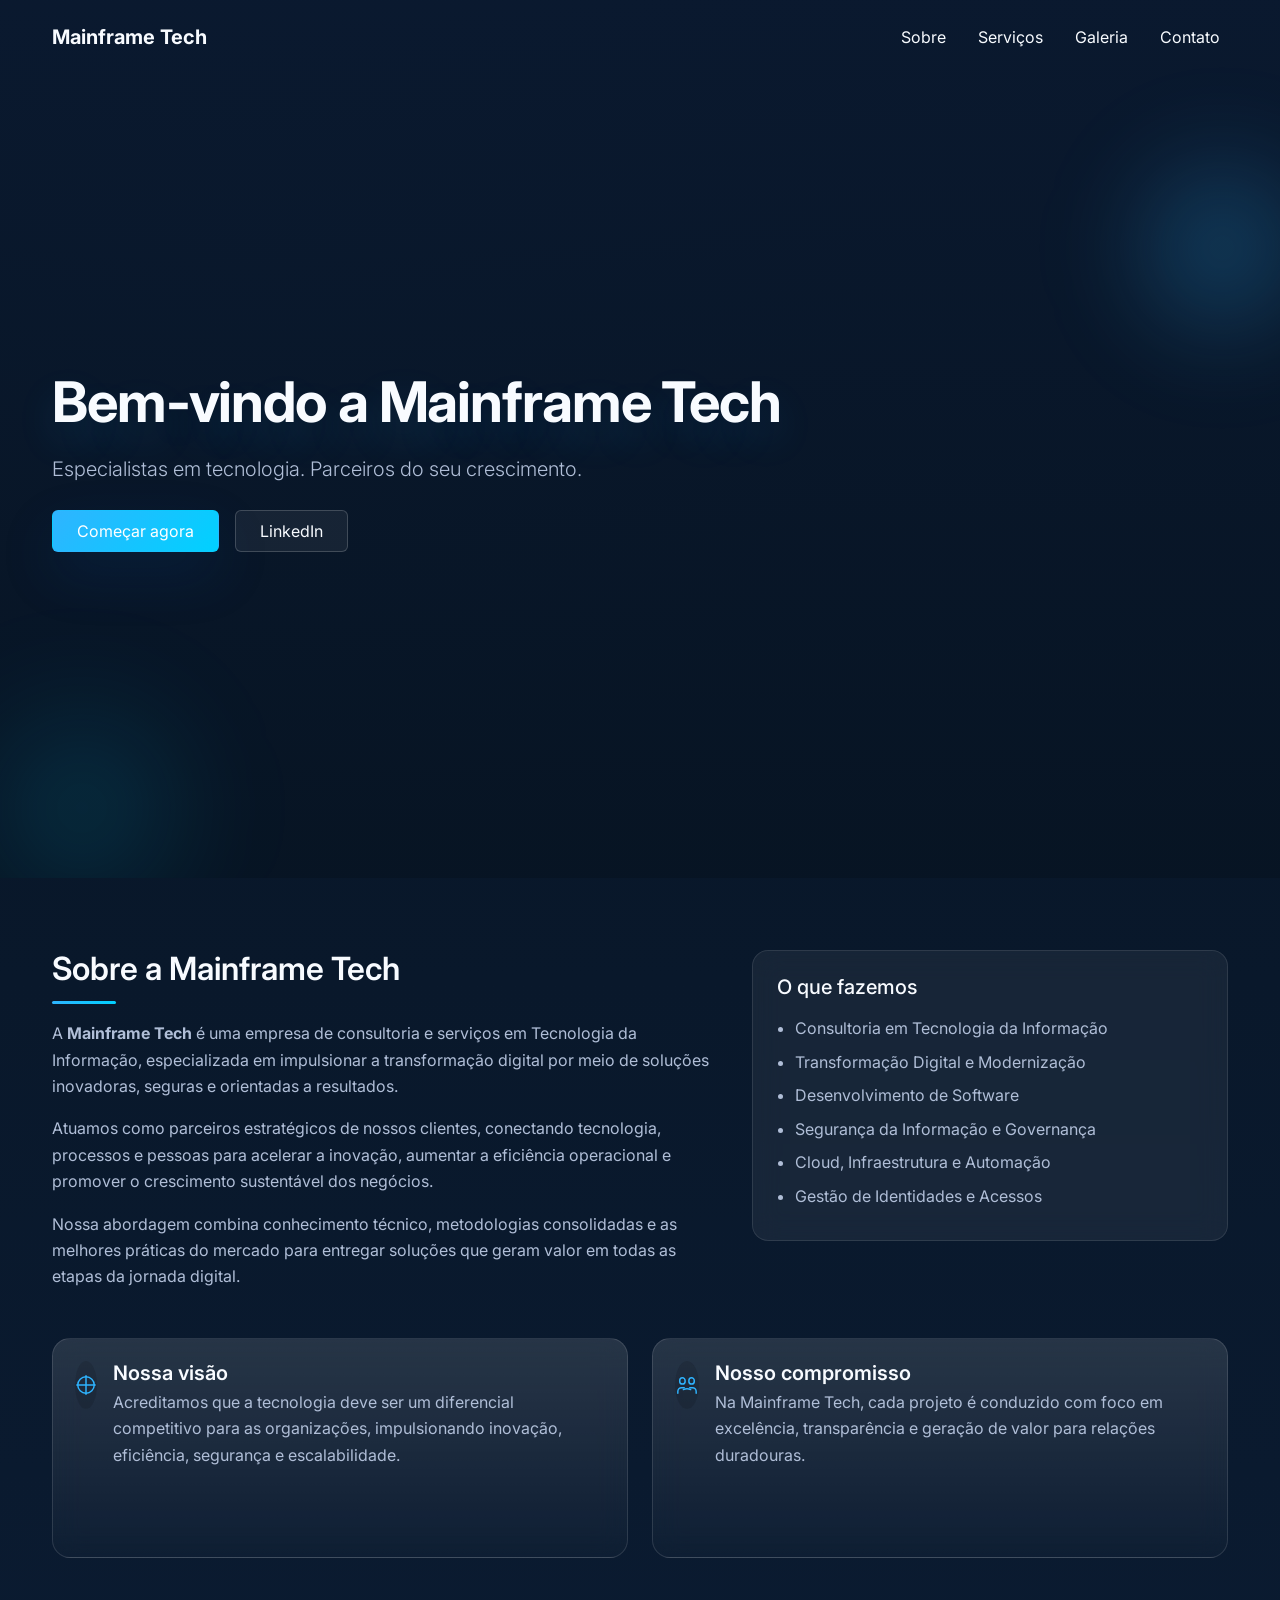
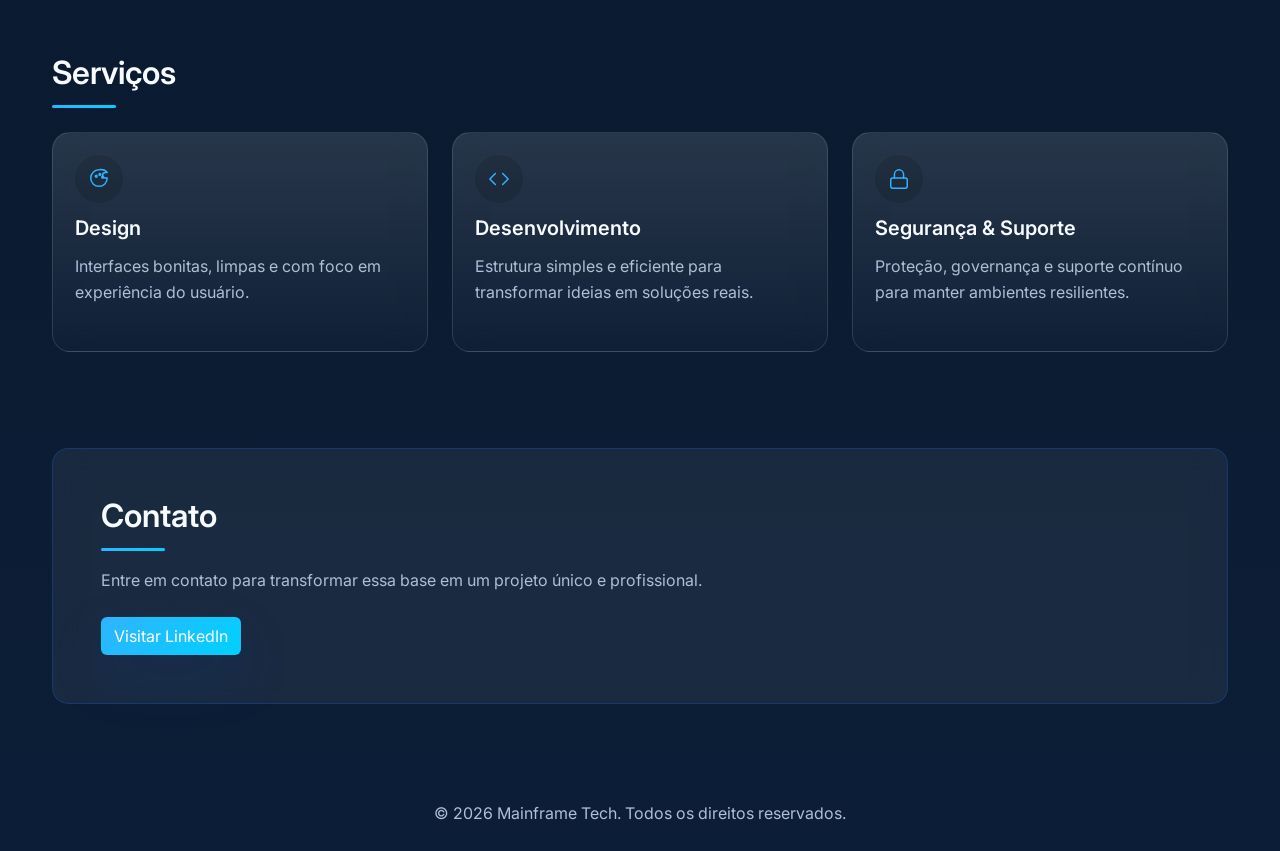
<file: index.html>
<!DOCTYPE html>
<html lang="pt-BR">
  <head>
    <meta charset="UTF-8" />
    <meta name="viewport" content="width=device-width, initial-scale=1.0" />
    <title>Mainframe Tech</title>
    <meta name="description" content="Uma landing page moderna em Bootstrap com a paleta solicitada." />
    <link href="https://fonts.googleapis.com/css2?family=Inter:wght@300;400;600;700;800&display=swap" rel="stylesheet">
    <link href="https://cdn.jsdelivr.net/npm/bootstrap@5.3.3/dist/css/bootstrap.min.css" rel="stylesheet" />
    <link rel="stylesheet" href="styles.css" />
  </head>
  <body>
    <header class="hero-section">
      <nav class="navbar navbar-expand-lg navbar-dark py-3">
        <div class="container">
          <a class="navbar-brand fw-bold" href="#home">Mainframe Tech</a>
          <button class="navbar-toggler" type="button" data-bs-toggle="collapse" data-bs-target="#navbarNav">
            <span class="navbar-toggler-icon"></span>
          </button>
          <div class="collapse navbar-collapse justify-content-end" id="navbarNav">
            <ul class="navbar-nav gap-lg-3">
              <li class="nav-item"><a class="nav-link" href="#sobre">Sobre</a></li>
              <li class="nav-item"><a class="nav-link" href="services.html">Serviços</a></li>
              <li class="nav-item"><a class="nav-link" href="gallery.html">Galeria</a></li>
              <li class="nav-item"><a class="nav-link" href="#contato">Contato</a></li>
            </ul>
          </div>
        </div>
      </nav>

      <section class="container py-5" id="home">
        <div class="row align-items-center min-vh-75 py-5">
          <div class="col-lg-8">
            <h1 class="display-4 fw-bold mb-3">Bem-vindo a Mainframe Tech</h1>
            <p class="lead text-secondary mb-4">
              Especialistas em tecnologia. Parceiros do seu crescimento.
            </p>
            <div class="d-flex flex-wrap gap-3">
              <a href="#contato" class="btn btn-primary px-4 py-2">Começar agora</a>
              <a href="https://www.linkedin.com/company/mainframe-tech/?viewAsMember=true" target="_blank" rel="noopener noreferrer" class="btn btn-outline-light px-4 py-2">LinkedIn</a>
            </div>
          </div>
        </div>
      </section>
    </header>

    <main class="container py-4">
      <section id="sobre" class="py-5">
        <div class="row g-4 align-items-start">
          <div class="col-lg-7">
            <h2 class="mb-3">Sobre a Mainframe Tech</h2>
            <p class="text-secondary mb-3">
              A <strong>Mainframe Tech</strong> é uma empresa de consultoria e serviços em Tecnologia da Informação, especializada em impulsionar a transformação digital por meio de soluções inovadoras, seguras e orientadas a resultados.
            </p>
            <p class="text-secondary mb-3">
              Atuamos como parceiros estratégicos de nossos clientes, conectando tecnologia, processos e pessoas para acelerar a inovação, aumentar a eficiência operacional e promover o crescimento sustentável dos negócios.
            </p>
            <p class="text-secondary">
              Nossa abordagem combina conhecimento técnico, metodologias consolidadas e as melhores práticas do mercado para entregar soluções que geram valor em todas as etapas da jornada digital.
            </p>
          </div>

          <div class="col-lg-5">
            <div class="p-4 rounded-4 border border-light border-opacity-10 glass-card">
              <h3 class="h5 mb-3">O que fazemos</h3>
              <ul class="about-list text-secondary">
                <li>Consultoria em Tecnologia da Informação</li>
                <li>Transformação Digital e Modernização</li>
                <li>Desenvolvimento de Software</li>
                <li>Segurança da Informação e Governança</li>
                <li>Cloud, Infraestrutura e Automação</li>
                <li>Gestão de Identidades e Acessos</li>
              </ul>
            </div>
          </div>
        </div>

        <div class="row g-4 mt-2">
          <div class="col-lg-6">
            <div class="info-box">
              <div class="d-flex align-items-start gap-3">
                <div class="icon-circle"><svg viewBox="0 0 24 24" width="20" height="20" fill="none" stroke="currentColor" stroke-width="1.6" stroke-linecap="round" stroke-linejoin="round" aria-hidden="true"><circle cx="12" cy="12" r="9"/><path d="M2 12h20"/><path d="M12 2v20"/></svg></div>
                <div>
                  <h3 class="h5 mb-1">Nossa visão</h3>
                  <p class="text-secondary mb-0">Acreditamos que a tecnologia deve ser um diferencial competitivo para as organizações, impulsionando inovação, eficiência, segurança e escalabilidade.</p>
                </div>
              </div>
            </div>
          </div>
          <div class="col-lg-6">
            <div class="info-box">
              <div class="d-flex align-items-start gap-3">
                <div class="icon-circle"><svg viewBox="0 0 24 24" width="20" height="20" fill="none" stroke="currentColor" stroke-width="1.6" stroke-linecap="round" stroke-linejoin="round" aria-hidden="true"><path d="M17 11c1.657 0 3-1.567 3-3.5S18.657 4 17 4s-3 1.567-3 3.5S15.343 11 17 11z"/><path d="M7 11c1.657 0 3-1.567 3-3.5S8.657 4 7 4 4 5.567 4 7.5 5.343 11 7 11z"/><path d="M2 21v-2a4 4 0 0 1 4-4h3"/><path d="M22 21v-2a4 4 0 0 0-4-4h-3"/><path d="M8 17s2-1 4-1 4 1 4 1"/></svg></div>
                <div>
                  <h3 class="h5 mb-1">Nosso compromisso</h3>
                  <p class="text-secondary mb-0">Na Mainframe Tech, cada projeto é conduzido com foco em excelência, transparência e geração de valor para relações duradouras.</p>
                </div>
              </div>
            </div>
          </div>
        </div>
      </section>

      <section id="servicos" class="py-5">
        <h2 class="mb-4">Serviços</h2>
        <div class="row g-4">
          <div class="col-md-4">
            <div class="info-box">
              <div class="icon-circle"><svg viewBox="0 0 24 24" width="20" height="20" fill="none" stroke="currentColor" stroke-width="1.6" stroke-linecap="round" stroke-linejoin="round" aria-hidden="true"><path d="M12 2a9 9 0 1 0 9 9h-2a3 3 0 0 1-3-3 3 3 0 0 1 3-3h2A9 9 0 0 0 12 2z"/><circle cx="9" cy="9" r="1"/><circle cx="13" cy="7" r="1"/><circle cx="16" cy="10" r="1"/></svg></div>
              <h3 class="h5">Design</h3>
              <p class="text-secondary mb-0">Interfaces bonitas, limpas e com foco em experiência do usuário.</p>
            </div>
          </div>
          <div class="col-md-4">
            <div class="info-box">
              <div class="icon-circle"><svg viewBox="0 0 24 24" width="20" height="20" fill="none" stroke="currentColor" stroke-width="1.6" stroke-linecap="round" stroke-linejoin="round" aria-hidden="true"><path d="M16 18l6-6-6-6"/><path d="M8 6L2 12l6 6"/></svg></div>
              <h3 class="h5">Desenvolvimento</h3>
              <p class="text-secondary mb-0">Estrutura simples e eficiente para transformar ideias em soluções reais.</p>
            </div>
          </div>
          <div class="col-md-4">
            <div class="info-box">
              <div class="icon-circle"><svg viewBox="0 0 24 24" width="20" height="20" fill="none" stroke="currentColor" stroke-width="1.6" stroke-linecap="round" stroke-linejoin="round" aria-hidden="true"><rect x="3" y="11" width="18" height="11" rx="2"/><path d="M7 11V7a5 5 0 0 1 10 0v4"/></svg></div>
              <h3 class="h5">Segurança & Suporte</h3>
              <p class="text-secondary mb-0">Proteção, governança e suporte contínuo para manter ambientes resilientes.</p>
            </div>
          </div>
        </div>
      </section>

      <section id="contato" class="py-5">
        <div class="p-5 rounded-4 border border-primary border-opacity-25 contact-card">
          <h2 class="mb-3">Contato</h2>
          <p class="text-secondary mb-4">
            Entre em contato para transformar essa base em um projeto único e profissional.
          </p>
          <a href="https://www.linkedin.com/company/mainframe-tech/?viewAsMember=true" target="_blank" rel="noopener noreferrer" class="btn btn-primary">Visitar LinkedIn</a>
        </div>
      </section>
    </main>

    <footer class="py-4 text-center text-secondary">
      <p class="mb-0">&copy; <span id="year"></span> Mainframe Tech. Todos os direitos reservados.</p>
    </footer>

    <script src="https://cdn.jsdelivr.net/npm/bootstrap@5.3.3/dist/js/bootstrap.bundle.min.js"></script>
    <script src="script.js"></script>
    <button id="backToTop" class="back-to-top" aria-label="Voltar ao topo">↑</button>
  </body>
</html>
</file>
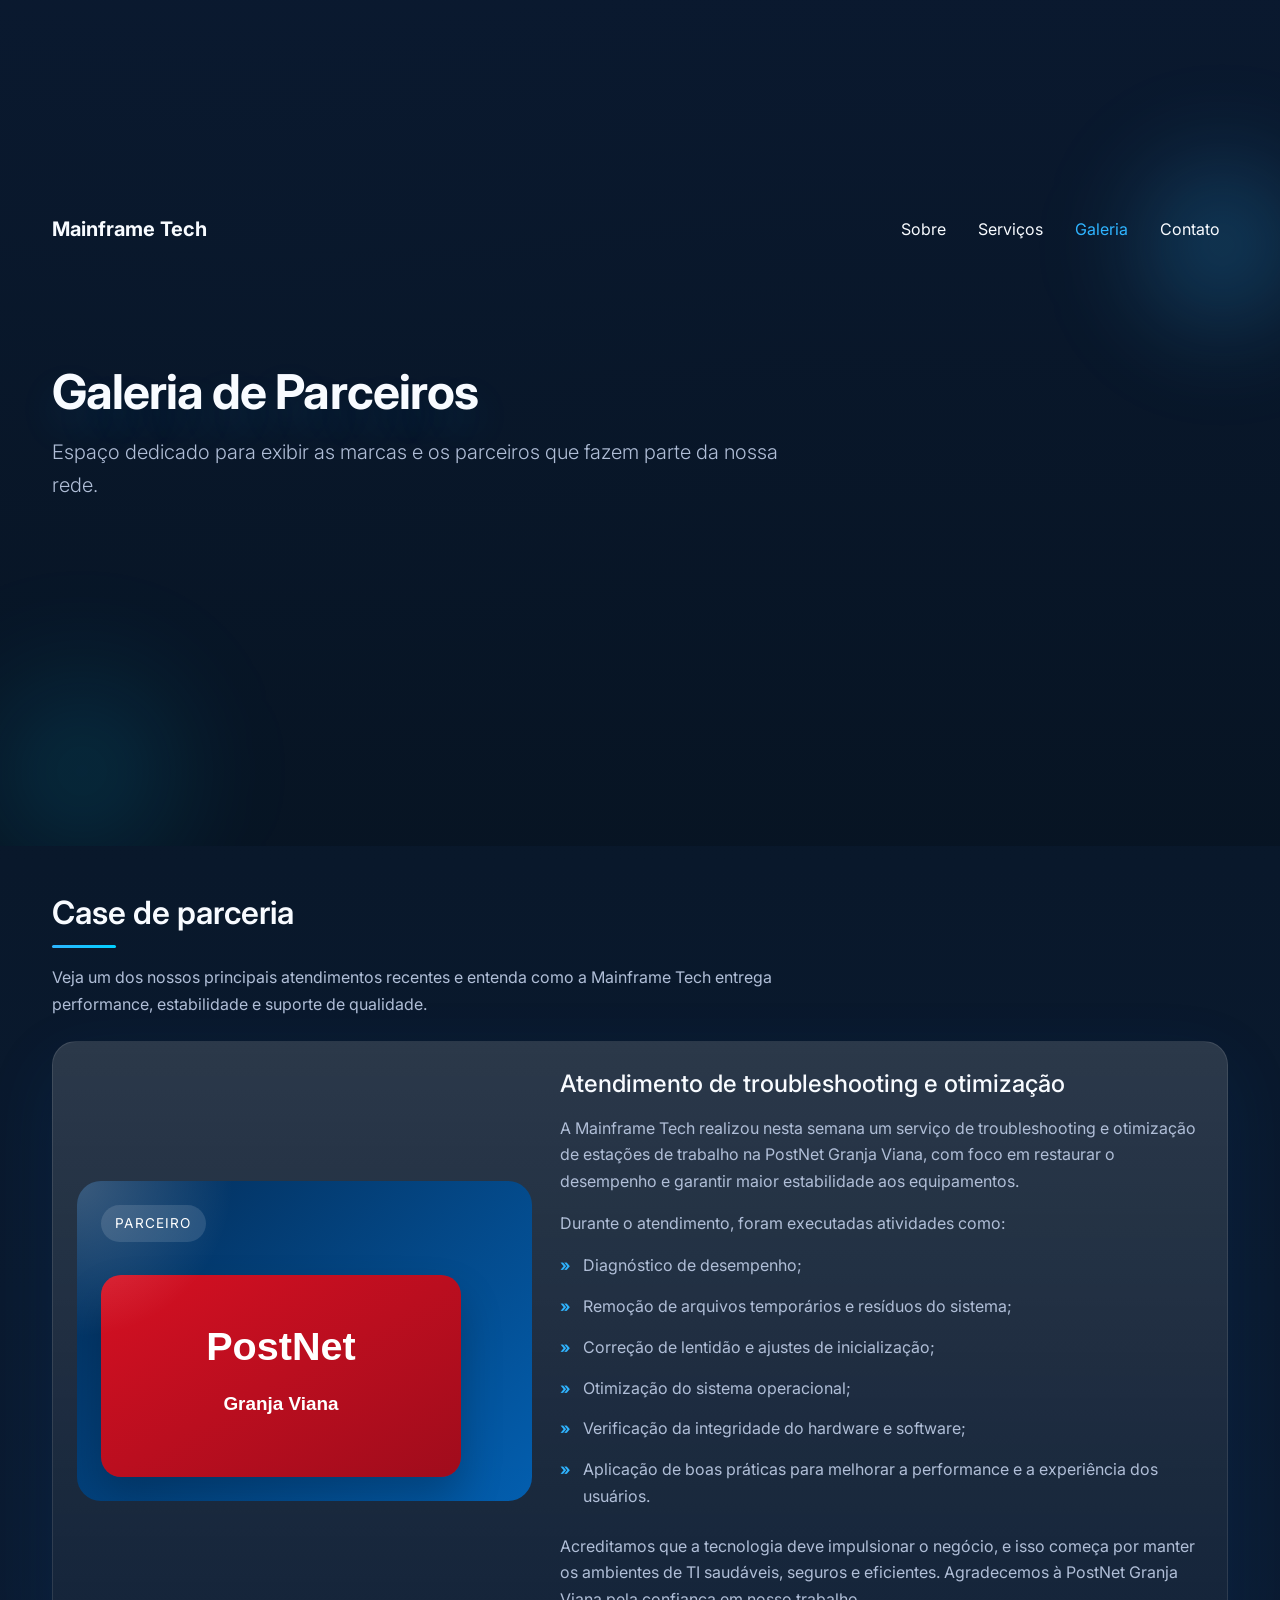
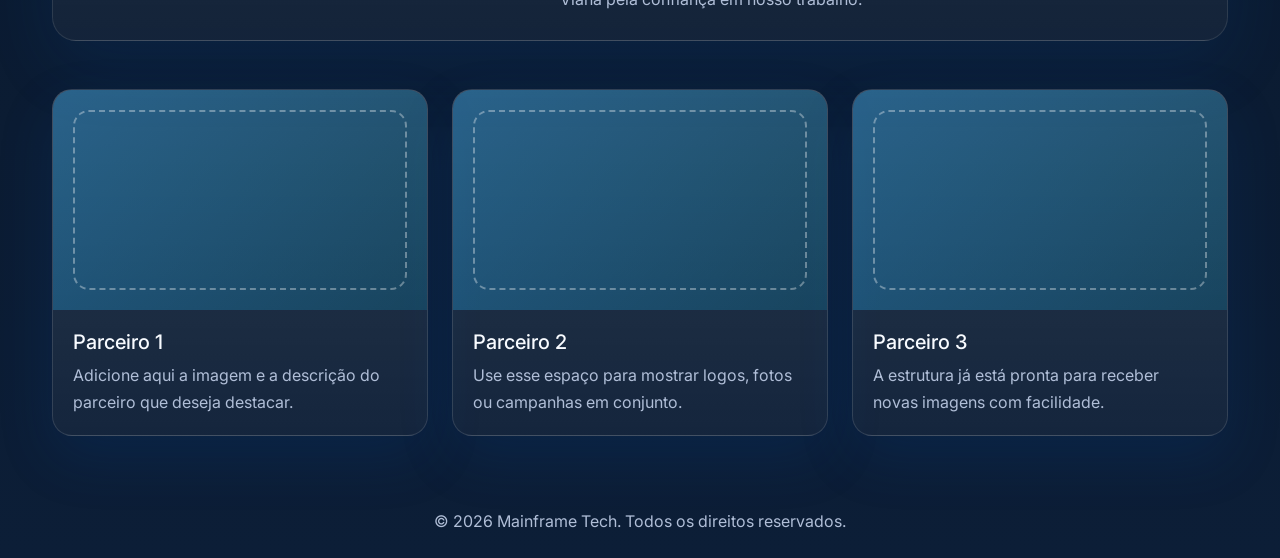
<file: gallery.html>
<!DOCTYPE html>
<html lang="pt-BR">
  <head>
    <meta charset="UTF-8" />
    <meta name="viewport" content="width=device-width, initial-scale=1.0" />
    <title>Galeria de Parceiros — Mainframe Tech</title>
    <meta name="description" content="Galeria para exibir os parceiros e suas imagens na Mainframe Tech" />
    <link href="https://fonts.googleapis.com/css2?family=Inter:wght@300;400;600;700;800&display=swap" rel="stylesheet">
    <link href="https://cdn.jsdelivr.net/npm/bootstrap@5.3.3/dist/css/bootstrap.min.css" rel="stylesheet" />
    <link rel="stylesheet" href="styles.css" />
  </head>
  <body>
    <header class="hero-section">
      <nav class="navbar navbar-expand-lg navbar-dark py-3">
        <div class="container">
          <a class="navbar-brand fw-bold" href="index.html">Mainframe Tech</a>
          <button class="navbar-toggler" type="button" data-bs-toggle="collapse" data-bs-target="#navbarNav">
            <span class="navbar-toggler-icon"></span>
          </button>
          <div class="collapse navbar-collapse justify-content-end" id="navbarNav">
            <ul class="navbar-nav gap-lg-3">
              <li class="nav-item"><a class="nav-link" href="index.html#sobre">Sobre</a></li>
              <li class="nav-item"><a class="nav-link" href="services.html">Serviços</a></li>
              <li class="nav-item"><a class="nav-link active" aria-current="page" href="gallery.html">Galeria</a></li>
              <li class="nav-item"><a class="nav-link" href="index.html#contato">Contato</a></li>
            </ul>
          </div>
        </div>
      </nav>

      <section class="container py-5">
        <div class="row align-items-center min-vh-50 py-5">
          <div class="col-lg-8">
            <h1 class="display-5 fw-bold mb-3">Galeria de Parceiros</h1>
            <p class="lead text-secondary mb-4">Espaço dedicado para exibir as marcas e os parceiros que fazem parte da nossa rede.</p>
          </div>
        </div>
      </section>
    </header>

    <main class="container py-4">
      <section class="py-4">
        <div class="gallery-intro mb-4">
          <h2 class="mb-3">Case de parceria</h2>
          <p class="text-secondary mb-0">Veja um dos nossos principais atendimentos recentes e entenda como a Mainframe Tech entrega performance, estabilidade e suporte de qualidade.</p>
        </div>

        <article class="case-card mb-5">
          <div class="row g-4 align-items-center">
            <div class="col-lg-5">
              <div class="case-visual" aria-label="Imagem do case PostNet Granja Viana">
                <div class="case-tag">Parceiro</div>
                <img src="postnet-logo.svg" alt="PostNet Granja Viana" class="case-logo" />
              </div>
            </div>
            <div class="col-lg-7">
              <div class="case-content">
                <h3 class="h4 mb-3">Atendimento de troubleshooting e otimização</h3>
                <p class="text-secondary mb-3">A Mainframe Tech realizou nesta semana um serviço de troubleshooting e otimização de estações de trabalho na PostNet Granja Viana, com foco em restaurar o desempenho e garantir maior estabilidade aos equipamentos.</p>
                <p class="text-secondary mb-3">Durante o atendimento, foram executadas atividades como:</p>
                <ul class="case-list text-secondary">
                  <li>Diagnóstico de desempenho;</li>
                  <li>Remoção de arquivos temporários e resíduos do sistema;</li>
                  <li>Correção de lentidão e ajustes de inicialização;</li>
                  <li>Otimização do sistema operacional;</li>
                  <li>Verificação da integridade do hardware e software;</li>
                  <li>Aplicação de boas práticas para melhorar a performance e a experiência dos usuários.</li>
                </ul>
                <p class="text-secondary mb-0">Acreditamos que a tecnologia deve impulsionar o negócio, e isso começa por manter os ambientes de TI saudáveis, seguros e eficientes. Agradecemos à PostNet Granja Viana pela confiança em nosso trabalho.</p>
              </div>
            </div>
          </div>
        </article>

        <div class="row g-4">
          <div class="col-md-6 col-lg-4">
            <article class="partner-card">
              <div class="partner-image partner-image--placeholder" aria-label="Imagem do parceiro 1"></div>
              <div class="partner-content">
                <h3 class="h5">Parceiro 1</h3>
                <p class="text-secondary mb-0">Adicione aqui a imagem e a descrição do parceiro que deseja destacar.</p>
              </div>
            </article>
          </div>

          <div class="col-md-6 col-lg-4">
            <article class="partner-card">
              <div class="partner-image partner-image--placeholder" aria-label="Imagem do parceiro 2"></div>
              <div class="partner-content">
                <h3 class="h5">Parceiro 2</h3>
                <p class="text-secondary mb-0">Use esse espaço para mostrar logos, fotos ou campanhas em conjunto.</p>
              </div>
            </article>
          </div>

          <div class="col-md-6 col-lg-4">
            <article class="partner-card">
              <div class="partner-image partner-image--placeholder" aria-label="Imagem do parceiro 3"></div>
              <div class="partner-content">
                <h3 class="h5">Parceiro 3</h3>
                <p class="text-secondary mb-0">A estrutura já está pronta para receber novas imagens com facilidade.</p>
              </div>
            </article>
          </div>
        </div>
      </section>
    </main>

    <footer class="py-4 text-center text-secondary">
      <p class="mb-0">&copy; <span id="year"></span> Mainframe Tech. Todos os direitos reservados.</p>
    </footer>

    <script src="https://cdn.jsdelivr.net/npm/bootstrap@5.3.3/dist/js/bootstrap.bundle.min.js"></script>
    <script src="script.js"></script>
    <button id="backToTop" class="back-to-top" aria-label="Voltar ao topo">↑</button>
  </body>
</html>
</file>
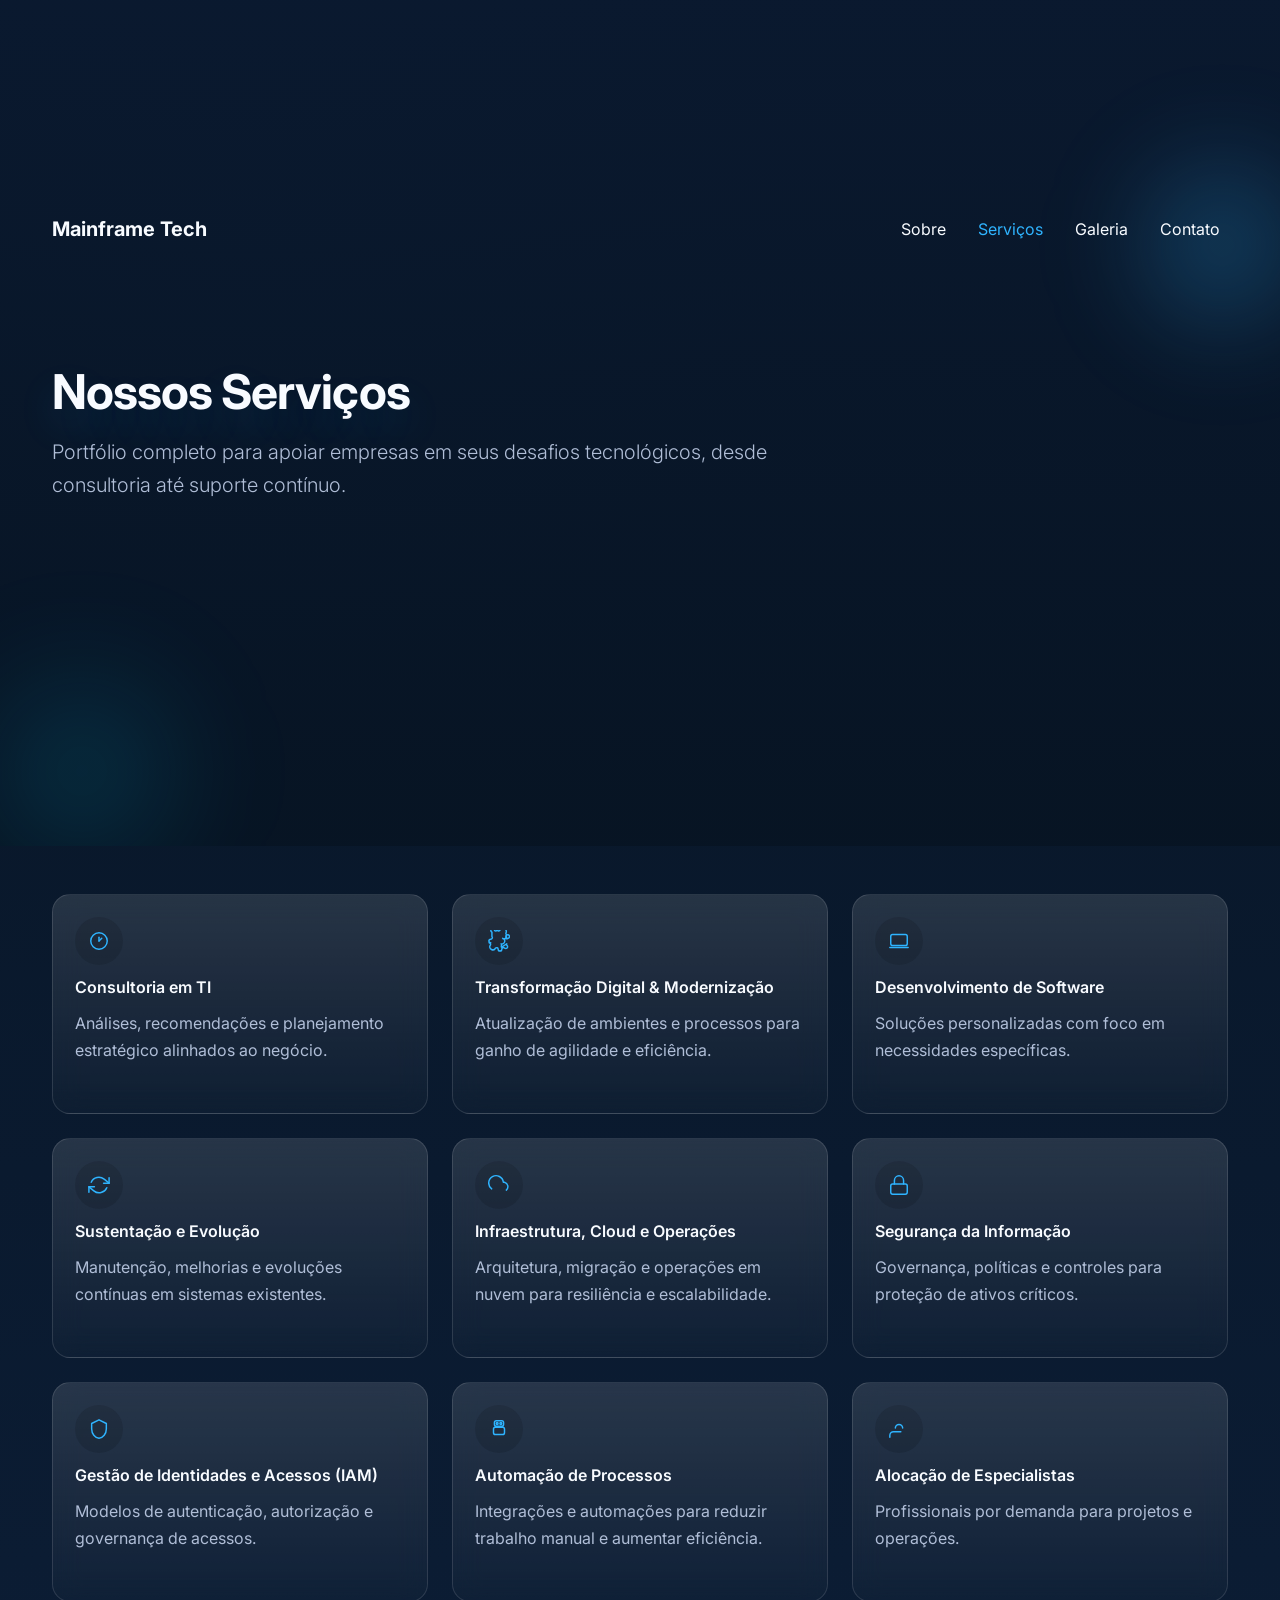
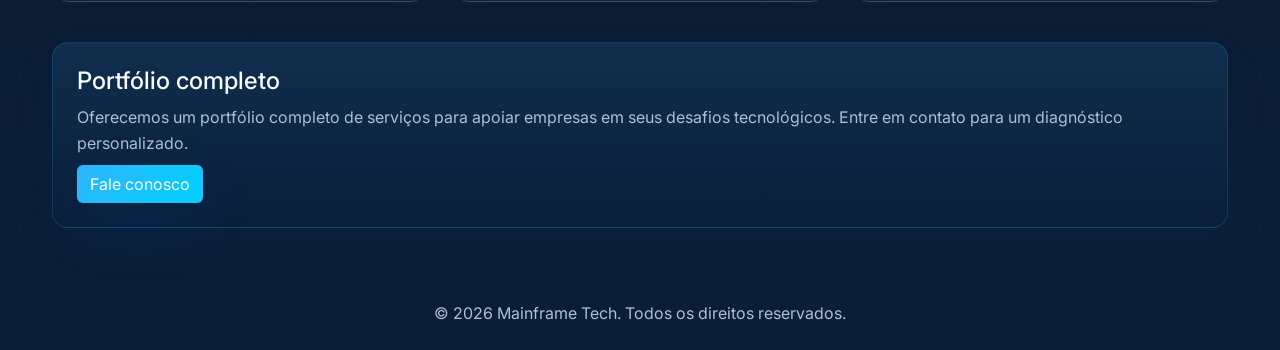
<file: services.html>
<!DOCTYPE html>
<html lang="pt-BR">
  <head>
    <meta charset="UTF-8" />
    <meta name="viewport" content="width=device-width, initial-scale=1.0" />
    <title>Serviços — Mainframe Tech</title>
    <meta name="description" content="Serviços oferecidos pela Mainframe Tech" />
    <link href="https://fonts.googleapis.com/css2?family=Inter:wght@300;400;600;700;800&display=swap" rel="stylesheet">
    <link href="https://cdn.jsdelivr.net/npm/bootstrap@5.3.3/dist/css/bootstrap.min.css" rel="stylesheet" />
    <link rel="stylesheet" href="styles.css" />
  </head>
  <body>
    <header class="hero-section">
      <nav class="navbar navbar-expand-lg navbar-dark py-3">
        <div class="container">
          <a class="navbar-brand fw-bold" href="index.html">Mainframe Tech</a>
          <button class="navbar-toggler" type="button" data-bs-toggle="collapse" data-bs-target="#navbarNav">
            <span class="navbar-toggler-icon"></span>
          </button>
          <div class="collapse navbar-collapse justify-content-end" id="navbarNav">
            <ul class="navbar-nav gap-lg-3">
              <li class="nav-item"><a class="nav-link" href="index.html#sobre">Sobre</a></li>
              <li class="nav-item"><a class="nav-link active" aria-current="page" href="services.html">Serviços</a></li>
              <li class="nav-item"><a class="nav-link" href="gallery.html">Galeria</a></li>
              <li class="nav-item"><a class="nav-link" href="index.html#contato">Contato</a></li>
            </ul>
          </div>
        </div>
      </nav>

      <section class="container py-5">
        <div class="row align-items-center min-vh-50 py-5">
          <div class="col-lg-8">
            <h1 class="display-5 fw-bold mb-3">Nossos Serviços</h1>
            <p class="lead text-secondary mb-4">Portfólio completo para apoiar empresas em seus desafios tecnológicos, desde consultoria até suporte contínuo.</p>
          </div>
        </div>
      </section>
    </header>

    <main class="container py-4">
      <section class="py-4">
        <div class="row g-4">
          <div class="col-md-6 col-lg-4">
            <div class="info-box">
              <div class="icon-circle"><svg viewBox="0 0 24 24" width="20" height="20" fill="none" stroke="currentColor" stroke-width="1.6" stroke-linecap="round" stroke-linejoin="round" aria-hidden="true"><circle cx="12" cy="12" r="9"/><path d="M12 8v4"/><path d="M12 12l3-3"/></svg></div>
              <h3 class="h6">Consultoria em TI</h3>
              <p class="text-secondary mb-0">Análises, recomendações e planejamento estratégico alinhados ao negócio.</p>
            </div>
          </div>

          <div class="col-md-6 col-lg-4">
            <div class="info-box">
              <div class="icon-circle"><svg viewBox="0 0 24 24" width="20" height="20" fill="none" stroke="currentColor" stroke-width="1.6" stroke-linecap="round" stroke-linejoin="round" aria-hidden="true"><path d="M20.4 15a1.65 1.65 0 0 0 .33 1.82l.06.06a2 2 0 1 1-2.83 2.83l-.06-.06a1.65 1.65 0 0 0-1.82-.33 1.65 1.65 0 0 0-1 1.51V21a2 2 0 1 1-4 0v-.09a1.65 1.65 0 0 0-1-1.51 1.65 1.65 0 0 0-1.82.33l-.06.06A2 2 0 1 1 2.27 16.9l.06-.06a1.65 1.65 0 0 0 .33-1.82 1.65 1.65 0 0 0-1.51-1H3a2 2 0 1 1 0-4h.09c.66 0 1.26-.37 1.51-1a1.65 1.65 0 0 0-.33-1.82L4.31 2.27A2 2 0 1 1 7.14.44l.06.06c.46.46 1.14.6 1.82.33.63-.25 1.32-.25 1.95 0 .68.27 1.36.13 1.82-.33l.06-.06A2 2 0 1 1 19.73 3.1l-.06.06c-.27.66-.13 1.36.33 1.82.25.63.25 1.32 0 1.95-.27.68-.13 1.36.33 1.82l.06.06A2 2 0 1 1 21.73 9.1l-.06.06c-.66.46-1.36.6-1.82.33-.63-.25-1.32-.25-1.95 0-.68.27-1.36.13-1.82-.33l-.06-.06A2 2 0 1 1 14.27 15.1l.06.06c.46.46.6 1.14.33 1.82-.25.63-.25 1.32 0 1.95z"/></svg></div>
              <h3 class="h6">Transformação Digital & Modernização</h3>
              <p class="text-secondary mb-0">Atualização de ambientes e processos para ganho de agilidade e eficiência.</p>
            </div>
          </div>

          <div class="col-md-6 col-lg-4">
            <div class="info-box">
              <div class="icon-circle"><svg viewBox="0 0 24 24" width="20" height="20" fill="none" stroke="currentColor" stroke-width="1.6" stroke-linecap="round" stroke-linejoin="round" aria-hidden="true"><rect x="3" y="5" width="18" height="12" rx="2"/><path d="M2 19h20"/></svg></div>
              <h3 class="h6">Desenvolvimento de Software</h3>
              <p class="text-secondary mb-0">Soluções personalizadas com foco em necessidades específicas.</p>
            </div>
          </div>

          <div class="col-md-6 col-lg-4">
            <div class="info-box">
              <div class="icon-circle"><svg viewBox="0 0 24 24" width="20" height="20" fill="none" stroke="currentColor" stroke-width="1.6" stroke-linecap="round" stroke-linejoin="round" aria-hidden="true"><polyline points="23 4 23 10 17 10"/><polyline points="1 20 1 14 7 14"/><path d="M3.51 9a9 9 0 0 1 14.13-3.36L23 10"/><path d="M20.49 15a9 9 0 0 1-14.13 3.36L1 14"/></svg></div>
              <h3 class="h6">Sustentação e Evolução</h3>
              <p class="text-secondary mb-0">Manutenção, melhorias e evoluções contínuas em sistemas existentes.</p>
            </div>
          </div>

          <div class="col-md-6 col-lg-4">
            <div class="info-box">
              <div class="icon-circle"><svg viewBox="0 0 24 24" width="20" height="20" fill="none" stroke="currentColor" stroke-width="1.6" stroke-linecap="round" stroke-linejoin="round" aria-hidden="true"><path d="M20 17.58A5 5 0 0 0 18 9h-1.26A8 8 0 1 0 4 16.25"/></svg></div>
              <h3 class="h6">Infraestrutura, Cloud e Operações</h3>
              <p class="text-secondary mb-0">Arquitetura, migração e operações em nuvem para resiliência e escalabilidade.</p>
            </div>
          </div>

          <div class="col-md-6 col-lg-4">
            <div class="info-box">
              <div class="icon-circle"><svg viewBox="0 0 24 24" width="20" height="20" fill="none" stroke="currentColor" stroke-width="1.6" stroke-linecap="round" stroke-linejoin="round" aria-hidden="true"><rect x="3" y="11" width="18" height="11" rx="2"/><path d="M7 11V7a5 5 0 0 1 10 0v4"/></svg></div>
              <h3 class="h6">Segurança da Informação</h3>
              <p class="text-secondary mb-0">Governança, políticas e controles para proteção de ativos críticos.</p>
            </div>
          </div>

          <div class="col-md-6 col-lg-4">
            <div class="info-box">
              <div class="icon-circle"><svg viewBox="0 0 24 24" width="20" height="20" fill="none" stroke="currentColor" stroke-width="1.6" stroke-linecap="round" stroke-linejoin="round" aria-hidden="true"><path d="M12 2l8 4v6c0 5-3.6 9.7-8 10-4.4-.3-8-5-8-10V6l8-4z"/></svg></div>
              <h3 class="h6">Gestão de Identidades e Acessos (IAM)</h3>
              <p class="text-secondary mb-0">Modelos de autenticação, autorização e governança de acessos.</p>
            </div>
          </div>

          <div class="col-md-6 col-lg-4">
            <div class="info-box">
              <div class="icon-circle"><svg viewBox="0 0 24 24" width="20" height="20" fill="none" stroke="currentColor" stroke-width="1.6" stroke-linecap="round" stroke-linejoin="round" aria-hidden="true"><rect x="7" y="3" width="10" height="6" rx="2"/><rect x="6" y="10" width="12" height="8" rx="2"/><circle cx="10" cy="6" r="1"/><circle cx="14" cy="6" r="1"/></svg></div>
              <h3 class="h6">Automação de Processos</h3>
              <p class="text-secondary mb-0">Integrações e automações para reduzir trabalho manual e aumentar eficiência.</p>
            </div>
          </div>

          <div class="col-md-6 col-lg-4">
            <div class="info-box">
              <div class="icon-circle"><svg viewBox="0 0 24 24" width="20" height="20" fill="none" stroke="currentColor" stroke-width="1.6" stroke-linecap="round" stroke-linejoin="round" aria-hidden="true"><path d="M16 11a4 4 0 1 0-8 0"/><path d="M2 21v-2a4 4 0 0 1 4-4h8"/></svg></div>
              <h3 class="h6">Alocação de Especialistas</h3>
              <p class="text-secondary mb-0">Profissionais por demanda para projetos e operações.</p>
            </div>
          </div>

          <div class="col-12">
            <div class="p-4 mt-3 cta-box">
              <h4 class="mb-2">Portfólio completo</h4>
              <p class="text-secondary mb-2">Oferecemos um portfólio completo de serviços para apoiar empresas em seus desafios tecnológicos. Entre em contato para um diagnóstico personalizado.</p>
              <a class="btn btn-primary" href="index.html#contato">Fale conosco</a>
            </div>
          </div>
        </div>
      </section>
    </main>

    <footer class="py-4 text-center text-secondary">
      <p class="mb-0">&copy; <span id="year"></span> Mainframe Tech. Todos os direitos reservados.</p>
    </footer>

    <script src="https://cdn.jsdelivr.net/npm/bootstrap@5.3.3/dist/js/bootstrap.bundle.min.js"></script>
    <script src="script.js"></script>
  </body>
</html>
</file>
<file: styles.css>
:root {
  color-scheme: dark;
  --bg: #071423;
  --bg-soft: #0c1e37;
  --text: #f8fbff;
  --muted: #b0bed7;
  --accent: #2fb4ff;
  --accent-strong: #00d1ff;
  --card: #0f1b33;
  --surface: rgba(255,255,255,0.06);
  --surface-strong: rgba(255,255,255,0.12);
  --shadow: 0 22px 55px rgba(0, 75, 160, 0.16);
}

* {
  box-sizing: border-box;
  margin: 0;
  padding: 0;
}

body {
  font-family: Inter, Arial, Helvetica, sans-serif;
  line-height: 1.65;
  color: var(--text);
  background: radial-gradient(circle at 20% 10%, rgba(47,180,255,0.12), transparent 25%),
    linear-gradient(180deg, var(--bg), var(--bg-soft));
  min-height: 100vh;
  -webkit-font-smoothing: antialiased;
  -moz-osx-font-smoothing: grayscale;
}

.hero-section {
  min-height: 94vh;
  display: flex;
  flex-direction: column;
  justify-content: center;
  position: relative;
  overflow: hidden;
  background: linear-gradient(180deg, rgba(10, 25, 47, 0.98), rgba(7, 20, 35, 0.95));
  padding-bottom: 2rem;
}

.hero-section::before {
  content: '';
  position: absolute;
  top: 10%;
  right: -8%;
  width: 320px;
  height: 320px;
  background: radial-gradient(circle, rgba(47,180,255,0.28), transparent 55%);
  filter: blur(42px);
  animation: float 12s ease-in-out infinite;
  pointer-events: none;
}

.hero-section::after {
  content: '';
  position: absolute;
  bottom: -16%;
  left: -10%;
  width: 420px;
  height: 420px;
  background: radial-gradient(circle, rgba(0,209,255,0.18), transparent 45%);
  filter: blur(54px);
  pointer-events: none;
}

@keyframes float {
  0%, 100% { transform: translateX(0px) translateY(0px); }
  50% { transform: translateX(-22px) translateY(10px); }
}

.navbar-brand,
.nav-link {
  color: var(--text) !important;
}

.container {
  max-width: 1200px;
}

.navbar {
  background: transparent;
}

.nav-link:hover,
.nav-link.active {
  color: var(--accent) !important;
}

.glass-card,
.feature-card,
.contact-card,
.info-box {
  background: var(--surface);
  backdrop-filter: blur(14px);
  transition: transform 0.25s ease, border-color 0.25s ease, box-shadow 0.25s ease;
}

.navbar-nav .nav-link {
  transition: color 0.2s ease;
}

.feature-card {
  border: 1px solid rgba(255, 255, 255, 0.08) !important;
  transition: transform 0.2s ease, border-color 0.2s ease;
}

.feature-card:hover {
  transform: translateY(-4px);
  border-color: rgba(0, 97, 226, 0.5) !important;
}

.about-list {
  padding-left: 1.1rem;
  margin-bottom: 0;
}

.about-list li {
  margin-bottom: 0.45rem;
}

.btn-primary {
  background: linear-gradient(135deg, var(--accent), var(--accent-strong));
  border-color: transparent;
  box-shadow: var(--shadow);
}

.btn-primary:hover,
.btn-primary:focus {
  background: linear-gradient(135deg, #42d3ff, #00e4ff);
  transform: translateY(-2px);
  box-shadow: 0 22px 52px rgba(47, 180, 255, 0.28);
}

.btn-outline-light {
  color: var(--text);
  border-color: rgba(255,255,255,0.18);
  background: rgba(255,255,255,0.06);
}

.btn-outline-light:hover,
.btn-outline-light:focus {
  background: rgba(255,255,255,0.12);
}

.btn-outline-light:hover {
  background-color: rgba(255, 255, 255, 0.06);
}

.text-secondary {
  color: var(--muted) !important;
}

/* Professional, intuitive info boxes */
.info-box {
  background: linear-gradient(180deg, rgba(255,255,255,0.12), rgba(255,255,255,0.02));
  border: 1px solid var(--surface-strong);
  padding: 1.4rem;
  border-radius: 18px;
  display: flex;
  flex-direction: column;
  gap: 0.8rem;
  min-height: 220px;
  transition: transform 0.25s ease, border-color 0.25s ease, box-shadow 0.25s ease;
}

.info-box:hover {
  transform: translateY(-6px);
  border-color: rgba(47,180,255,0.32);
  box-shadow: 0 22px 50px rgba(13, 78, 152, 0.12);
}

.info-box .icon-circle {
  width: 48px;
  height: 48px;
  border-radius: 50%;
  display: inline-grid;
  place-items: center;
  background: rgba(0,0,0,0.12);
  color: var(--accent);
  font-size: 1.15rem;
}

.info-box .icon-circle svg {
  width: 22px;
  height: 22px;
}

.info-box h3 {
  margin: 0;
  font-weight: 600;
}

.info-box p {
  margin: 0;
  color: var(--muted);
}

.about-list {
  padding-left: 1.1rem;
  margin-bottom: 0;
}

.about-list li {
  margin-bottom: 0.45rem;
}

.cta-box {
  padding: 1.2rem;
  border-radius: 16px;
  background: linear-gradient(180deg, rgba(47,180,255,0.12), rgba(0,41,88,0.16));
  border: 1px solid rgba(47,180,255,0.18);
  box-shadow: 0 18px 40px rgba(0, 80, 160, 0.08);
}

.min-vh-75 {
  min-height: 75vh;
}

/* Back to top */
.back-to-top {
  position: fixed;
  right: 20px;
  bottom: 24px;
  width: 44px;
  height: 44px;
  border-radius: 999px;
  background: var(--accent);
  color: #fff;
  display: grid;
  place-items: center;
  box-shadow: 0 8px 24px rgba(0,97,226,0.18);
  border: none;
  cursor: pointer;
  opacity: 0;
  transform: translateY(8px);
  transition: opacity 0.25s ease, transform 0.25s ease;
  z-index: 1200;
}

.back-to-top.show {
  opacity: 1;
  transform: translateY(0);
}

/* Gallery */
.gallery-intro {
  max-width: 760px;
}

.partner-card {
  background: linear-gradient(180deg, rgba(255,255,255,0.12), rgba(255,255,255,0.04));
  border: 1px solid var(--surface-strong);
  border-radius: 20px;
  overflow: hidden;
  box-shadow: var(--shadow);
}

.partner-image {
  height: 220px;
  background-size: cover;
  background-position: center;
}

.partner-image--placeholder {
  background: linear-gradient(135deg, rgba(47,180,255,0.35), rgba(0,209,255,0.15));
  position: relative;
}

.partner-image--placeholder::before {
  content: '';
  position: absolute;
  inset: 20px;
  border: 2px dashed rgba(255,255,255,0.35);
  border-radius: 16px;
}

.partner-content {
  padding: 1.25rem;
}

.case-card {
  padding: 1.5rem;
  border-radius: 24px;
  background: linear-gradient(180deg, rgba(255,255,255,0.14), rgba(255,255,255,0.04));
  border: 1px solid rgba(255,255,255,0.1);
  box-shadow: 0 24px 70px rgba(0, 90, 190, 0.12);
}

.case-visual {
  min-height: 320px;
  border-radius: 24px;
  background: linear-gradient(135deg, rgba(2,44,88,0.96), rgba(0, 100, 187,0.9));
  display: flex;
  flex-direction: column;
  justify-content: flex-end;
  padding: 1.5rem;
  position: relative;
  overflow: hidden;
}

.case-logo {
  width: 100%;
  max-width: 360px;
  display: block;
  margin-top: auto;
  border-radius: 20px;
  box-shadow: 0 22px 42px rgba(0,0,0,0.22);
}

.case-visual::before {
  content: '';
  position: absolute;
  inset: 0;
  background: radial-gradient(circle at top left, rgba(255,255,255,0.22), transparent 28%);
  pointer-events: none;
}

.case-tag {
  position: absolute;
  top: 1.5rem;
  left: 1.5rem;
  padding: 0.45rem 0.9rem;
  border-radius: 999px;
  background: rgba(255,255,255,0.12);
  color: #fff;
  font-size: 0.85rem;
  letter-spacing: 0.08em;
  text-transform: uppercase;
}

.case-brand {
  position: relative;
  z-index: 1;
  font-size: clamp(1.55rem, 2.5vw, 2.3rem);
  font-weight: 700;
  color: #fff;
  text-shadow: 0 20px 40px rgba(0, 0, 0, 0.22);
}

.case-content {
  padding: 0.25rem;
}

.case-list {
  list-style: none;
  padding-left: 0;
  margin: 0 0 1.5rem 0;
}

.case-list li {
  position: relative;
  padding-left: 1.4rem;
  margin-bottom: 0.9rem;
}

.case-list li::before {
  content: '»';
  position: absolute;
  left: 0;
  color: var(--accent);
  font-weight: 700;
}

/* Headings */
h1, .display-4, .display-5 {
  letter-spacing: -0.02em;
}

h1 {
  font-weight: 700;
  text-shadow: 0 18px 40px rgba(47,180,255,0.14);
}

.hero-section .lead {
  color: rgba(240,248,255,0.85);
}

h2 {
  font-weight: 600;
  position: relative;
}

h2::after {
  content: '';
  display: block;
  width: 64px;
  height: 3px;
  margin-top: 0.8rem;
  background: linear-gradient(135deg, var(--accent), var(--accent-strong));
  border-radius: 999px;
}

.footer {
  text-align: center;
  padding: 2.5rem 1rem 3.5rem;
  color: var(--muted);
  border-top: 1px solid rgba(255,255,255,0.06);
}

.footer a {
  color: var(--accent);
  text-decoration: none;
}

.footer a:hover {
  text-decoration: underline;
}

@media (max-width: 992px) {
  .hero-section {
    min-height: auto;
    padding-top: 3.5rem;
    padding-bottom: 2rem;
  }

  .hero-section .container {
    padding-left: 1rem;
    padding-right: 1rem;
  }

  .navbar-collapse {
    background: rgba(18, 31, 47, 0.96);
    border-radius: 16px;
    padding: 1rem;
  }

  .navbar-nav {
    gap: 0.75rem;
  }

  .info-box {
    padding: 1rem;
  }

  .info-box .icon-circle {
    width: 40px;
    height: 40px;
  }

  .info-box .icon-circle svg {
    width: 18px;
    height: 18px;
  }

  .btn {
    width: 100%;
  }

  .btn + .btn {
    margin-top: 0.75rem;
  }

  .cta-box {
    padding: 1.25rem;
  }
}

@media (max-width: 576px) {
  .navbar {
    padding: 1rem 0;
  }

  .lead {
    font-size: 1rem;
  }

  .display-4 {
    font-size: 2.4rem;
  }

  .info-box {
    gap: 0.8rem;
  }

  .footer {
    padding: 2rem 1rem 2.5rem;
  }
}
</file>
